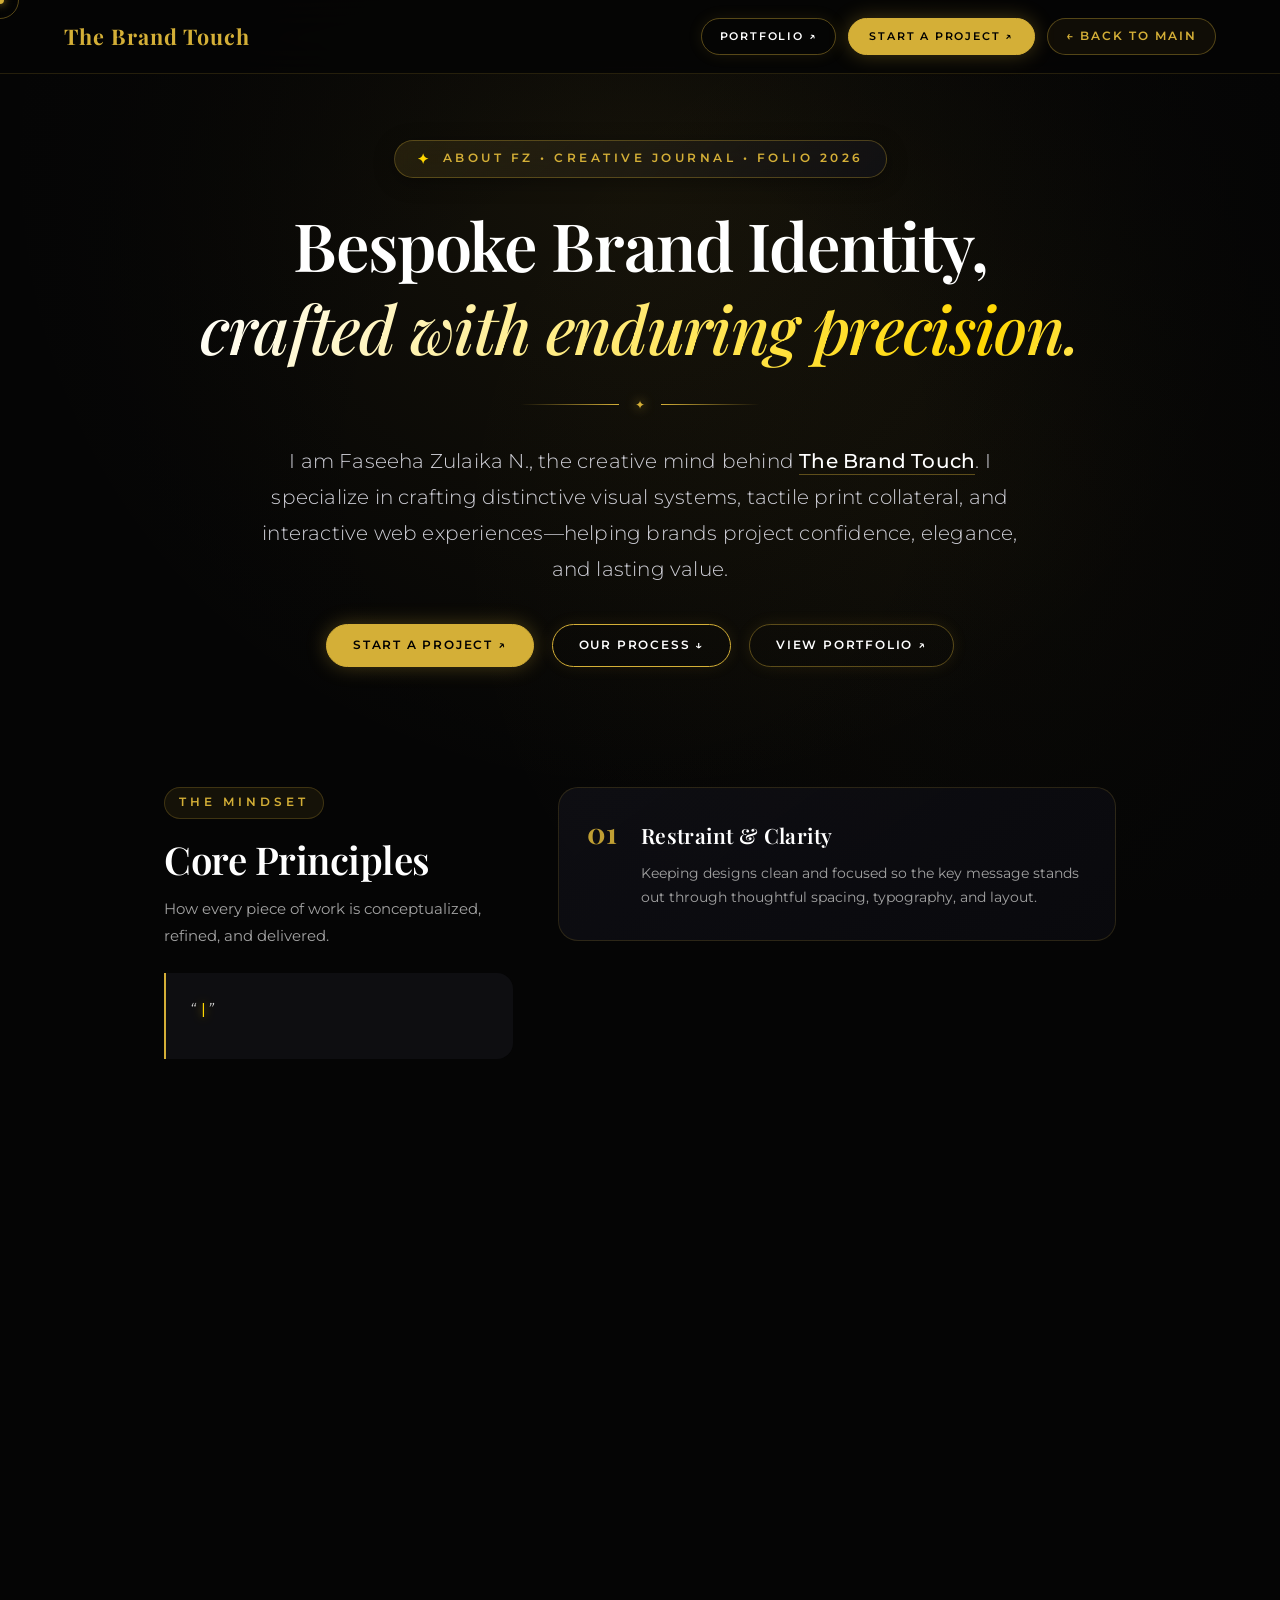
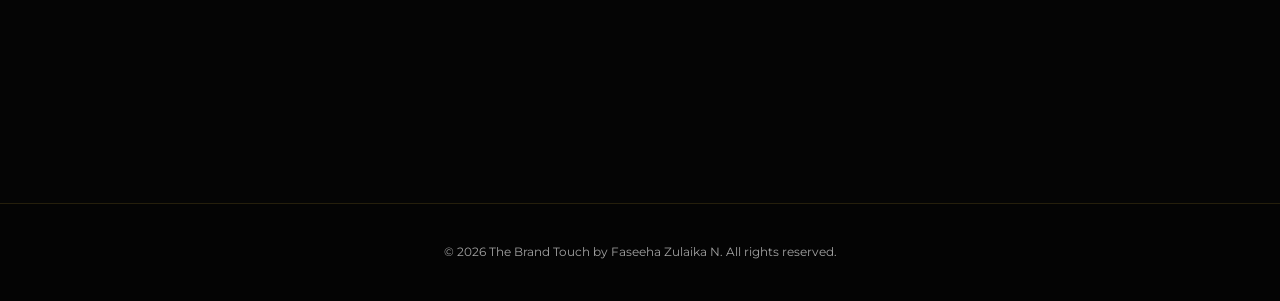
<file: about-fz.html>
<!DOCTYPE html>
<html lang="en">
<head>
    <meta charset="UTF-8">
    <meta name="viewport" content="width=device-width, initial-scale=1.0">
    <title>About FZ — The Mindset & The Work</title>
    
    <link rel="preconnect" href="https://fonts.googleapis.com">
    <link rel="preconnect" href="https://fonts.gstatic.com" crossorigin>
    <link href="https://fonts.googleapis.com/css2?family=Montserrat:wght@300;400;500;600;700&family=Playfair+Display:ital,wght@0,500;0,600;0,700;1,500;1,600&display=swap" rel="stylesheet">

    <style>
        :root {
            --bg-color: #050505;
            --card-bg: rgba(16, 16, 20, 0.72);
            --card-bg-hover: rgba(24, 22, 18, 0.9);
            --gold: #d4af37;
            --gold-bright: #ffd700;
            --gold-dim: #aa8c2c;
            --gold-glow: rgba(212, 175, 55, 0.28);
            --glass-border: rgba(212, 175, 55, 0.16);
            --glass-border-hover: rgba(212, 175, 55, 0.55);
            --text-main: #ffffff;
            --text-muted: #a2a2a2;
            --transition: all 0.35s cubic-bezier(0.16, 1, 0.3, 1);
            --ease-luxury: cubic-bezier(0.16, 1, 0.3, 1);
            --ease-spring: cubic-bezier(0.25, 1, 0.5, 1);
        }

        * { 
            margin: 0; 
            padding: 0; 
            box-sizing: border-box; 
            -webkit-user-select: none;
            -moz-user-select: none;
            -ms-user-select: none;
            user-select: none;
            -webkit-tap-highlight-color: transparent !important;
        }
        
        input, textarea, select, [contenteditable="true"] {
            -webkit-user-select: text;
            -moz-user-select: text;
            -ms-user-select: text;
            user-select: text;
            -webkit-tap-highlight-color: transparent !important;
        }

        a, button, [role="button"], .btn, .back-link, .hero-grand-tag {
            -webkit-tap-highlight-color: transparent !important;
            -webkit-touch-callout: none;
            outline: none;
        }

        button:focus, a:focus, input:focus, textarea:focus {
            outline: none;
        }

        button:focus-visible, a:focus-visible {
            outline: 2px solid var(--gold);
            outline-offset: 2px;
        }

        ::selection {
            background: transparent;
            color: inherit;
        }

        ::-moz-selection {
            background: transparent;
            color: inherit;
        }

        body {
            background-color: var(--bg-color);
            color: var(--text-main);
            font-family: 'Montserrat', sans-serif;
            overflow-x: hidden;
            line-height: 1.65;
        }
        
        h1, h2, h3, h4, .editorial-heading, .shimmer-title, .closing-heading { 
            font-family: 'Playfair Display', serif; 
            font-weight: 600; 
            letter-spacing: -0.01em;
        }

        a { text-decoration: none; color: inherit; transition: var(--transition); }
        ul { list-style: none; }

        /* Luxury Scrollbar */
        ::-webkit-scrollbar { width: 8px; }
        ::-webkit-scrollbar-track { background: var(--bg-color); }
        ::-webkit-scrollbar-thumb {
            background: linear-gradient(180deg, #1f1a0e 0%, var(--gold-dim) 50%, #1f1a0e 100%);
            border-radius: 4px;
            border: 1px solid rgba(212, 175, 55, 0.2);
        }
        ::-webkit-scrollbar-thumb:hover { background: var(--gold); }

        /* Custom Luxury Cursor */
        .custom-cursor-dot {
            width: 8px; height: 8px; background: var(--gold);
            border-radius: 50%; position: fixed; top: 0; left: 0;
            pointer-events: none !important; z-index: 100000; transform: translate(-50%, -50%);
            box-shadow: 0 0 10px rgba(212, 175, 55, 0.8);
            transition: transform 0.08s ease-out, opacity 0.3s;
        }
        .custom-cursor-ring {
            width: 38px; height: 38px;
            border: 1px solid rgba(212, 175, 55, 0.4);
            border-radius: 50%; position: fixed; top: 0; left: 0;
            pointer-events: none !important; z-index: 99999; transform: translate(-50%, -50%);
            backdrop-filter: blur(2px);
            transition: width 0.35s var(--ease-luxury), height 0.35s var(--ease-luxury), border-color 0.3s, background-color 0.3s, transform 0.15s ease-out;
        }
        body.cursor-hover .custom-cursor-ring {
            width: 58px; height: 58px;
            border-color: var(--gold);
            background: rgba(212, 175, 55, 0.08);
            pointer-events: none !important;
        }

        /* Dynamic Background Engine */
        #dynamic-background {
            position: fixed; top: 0; left: 0; width: 100vw; height: 100vh;
            z-index: -2; overflow: hidden; pointer-events: none; background: #050505;
        }
        #bg-canvas {
            position: absolute; top: 0; left: 0; width: 100%; height: 100%;
            display: block; pointer-events: none; z-index: 1;
        }
        .bg-glow-layer {
            position: absolute; top: 0; left: 0; width: 100%; height: 100%;
            pointer-events: none;
            background: radial-gradient(circle at 50% 18%, rgba(212, 175, 55, 0.08) 0%, transparent 65%),
                        radial-gradient(circle at 80% 60%, rgba(212, 175, 55, 0.04) 0%, transparent 50%);
            mix-blend-mode: screen; z-index: 2;
        }
        .bg-vignette-layer {
            position: absolute; top: 0; left: 0; width: 100%; height: 100%;
            pointer-events: none;
            background: radial-gradient(circle at center, transparent 35%, rgba(5, 5, 5, 0.65) 75%, #050505 100%);
            z-index: 3;
        }

        /* Header Navigation */
        header {
            position: fixed; top: 0; left: 0; right: 0; width: 100%;
            box-sizing: border-box; padding: 18px 5%;
            display: flex; justify-content: space-between; align-items: center;
            background: rgba(5, 5, 5, 0.88); backdrop-filter: blur(20px); -webkit-backdrop-filter: blur(20px);
            z-index: 1000; border-bottom: 1px solid var(--glass-border);
            opacity: 0; transform: translateY(-20px);
            animation: headerReveal 1s var(--ease-luxury) 0.1s forwards;
        }
        @keyframes headerReveal {
            to { opacity: 1; transform: translateY(0); }
        }

        .logo-link {
            display: inline-flex;
            align-items: center;
            text-decoration: none;
            flex-shrink: 0;
        }
        .logo { 
            font-family: 'Playfair Display', serif; font-size: 1.35rem; color: var(--gold); 
            font-weight: 700; letter-spacing: 1px; white-space: nowrap;
            transition: opacity 0.3s ease;
        }
        .logo-link:hover .logo {
            opacity: 0.85;
        }

        .header-actions {
            display: flex; align-items: center; gap: 12px; white-space: nowrap; flex-shrink: 0;
        }
        .back-link {
            display: inline-flex; align-items: center; gap: 8px;
            font-size: 0.72rem; text-transform: uppercase; letter-spacing: 2px;
            color: var(--gold); font-weight: 600; padding: 8px 18px;
            border: 1px solid rgba(212, 175, 55, 0.35); border-radius: 50px;
            background: rgba(212, 175, 55, 0.06); transition: var(--transition);
            cursor: pointer; position: relative; z-index: 10001;
            white-space: nowrap; flex-shrink: 0; text-decoration: none;
        }
        .back-text-short, .hire-text-short {
            display: none;
        }
        .back-link:hover {
            background: var(--gold); color: #000;
            box-shadow: 0 0 20px rgba(212, 175, 55, 0.4);
            transform: translateX(-3px);
        }

        /* Buttons */
        .btn { 
            padding: 11px 26px; border: 1px solid var(--gold); text-transform: uppercase; letter-spacing: 1.8px; font-size: 0.72rem; 
            transition: var(--transition); background: transparent; color: var(--text-main); display: inline-flex; align-items: center; justify-content: center; gap: 6px;
            border-radius: 50px; cursor: pointer; position: relative; z-index: 1; font-weight: 600;
            box-shadow: 0 0 15px rgba(212, 175, 55, 0.1);
        }
        .btn:hover { box-shadow: 0 0 30px rgba(212, 175, 55, 0.3); border-color: var(--gold-bright); }
        .btn-fill { 
            background: var(--gold); color: #000; font-weight: 600; 
            box-shadow: 0 0 20px rgba(212, 175, 55, 0.3); 
        }
        .btn-fill:hover { background: var(--gold-bright); color: #000; box-shadow: 0 0 35px rgba(212, 175, 55, 0.55); }
        
        .magnetic { display: inline-block; transition: transform 0.25s var(--ease-spring); }

        /* Container Layout */
        .page-container {
            max-width: 1080px; margin: 0 auto; padding: 130px 5% 90px;
        }

        .journal-section {
            margin-bottom: 120px; position: relative;
        }

        /* Eyebrow Pill Tag */
        .eyebrow {
            display: inline-flex; align-items: center; gap: 8px; color: var(--gold); text-transform: uppercase;
            letter-spacing: 4px; font-size: 0.74rem; font-weight: 600; margin-bottom: 18px;
            padding: 5px 14px; background: rgba(212, 175, 55, 0.08); border-radius: 50px; border: 1px solid rgba(212,175,55,0.22);
        }

        .editorial-heading {
            font-size: clamp(2.3rem, 4.5vw, 3.5rem); line-height: 1.15; color: var(--text-main); margin-bottom: 20px;
            letter-spacing: -0.5px;
        }

        .shimmer-text {
            background: linear-gradient(90deg, #ffffff 15%, #ffd700 50%, #ffffff 85%);
            background-size: 200% auto; -webkit-background-clip: text; -webkit-text-fill-color: transparent;
            animation: textShine 6s linear infinite;
        }
        @keyframes textShine { to { background-position: 200% center; } }

        .gold-line {
            width: 55px; height: 2px; background: linear-gradient(90deg, var(--gold), transparent);
            margin: 22px 0 26px; border-radius: 2px;
        }

        .intro-lead {
            font-size: 1.12rem; color: #dcdcdc; font-weight: 300; line-height: 1.85;
            max-width: 820px; letter-spacing: 0.2px; margin-bottom: 32px;
        }

        /* ==========================================
           1. GRAND CINEMATIC EDITORIAL HERO
           ========================================== */
        .hero-grand-container {
            text-align: center;
            max-width: 940px;
            margin: 0 auto 80px;
            position: relative;
            padding: 10px 0 0;
        }

        .hero-grand-tag {
            display: inline-flex;
            align-items: center;
            gap: 10px;
            font-size: 0.74rem;
            text-transform: uppercase;
            letter-spacing: 3.5px;
            color: var(--gold);
            background: linear-gradient(135deg, rgba(212, 175, 55, 0.12) 0%, rgba(18, 18, 24, 0.7) 100%);
            border: 1px solid rgba(212, 175, 55, 0.3);
            padding: 7px 22px;
            border-radius: 50px;
            margin-bottom: 28px;
            backdrop-filter: blur(12px);
            font-weight: 600;
            box-shadow: 0 4px 20px rgba(0, 0, 0, 0.35);
        }
        .hero-grand-tag .tag-spark {
            color: var(--gold-bright);
            font-size: 0.85rem;
            animation: pulseGold 2.5s infinite ease-in-out;
        }
        @keyframes pulseGold {
            0%, 100% { opacity: 0.6; transform: scale(0.92); }
            50% { opacity: 1; transform: scale(1.18); filter: drop-shadow(0 0 6px var(--gold)); }
        }

        .hero-grand-title {
            font-family: 'Playfair Display', serif;
            font-size: clamp(2.6rem, 5.2vw, 4.4rem);
            font-weight: 600;
            line-height: 1.18;
            color: #ffffff;
            letter-spacing: -0.02em;
            margin-bottom: 24px;
        }
        .hero-grand-mask {
            display: block;
            overflow: hidden;
            position: relative;
            padding-bottom: 4px;
        }
        .hero-grand-reveal-line {
            display: inline-block;
            transform: translateY(118%) rotate(1.2deg);
            opacity: 0;
            filter: blur(8px);
            will-change: transform, opacity, filter;
            transition: transform 1.25s cubic-bezier(0.16, 1, 0.3, 1), opacity 1.1s ease, filter 1.1s ease;
        }
        .hero-grand-title.visible .hero-grand-reveal-line.line-1 {
            transform: translateY(0) rotate(0deg);
            opacity: 1;
            filter: blur(0px);
            transition-delay: 0.18s;
        }
        .hero-grand-title.visible .hero-grand-reveal-line.line-2 {
            transform: translateY(0) rotate(0deg);
            opacity: 1;
            filter: blur(0px);
            transition-delay: 0.38s;
        }
        .hero-grand-italic {
            font-style: italic;
            font-weight: 500;
            background: linear-gradient(120deg, #ffffff 0%, var(--gold-bright) 45%, #ffffff 65%, var(--gold-dim) 100%);
            background-size: 200% auto;
            -webkit-background-clip: text;
            -webkit-text-fill-color: transparent;
            display: inline-block;
            animation: textShine 6s linear infinite;
        }

        .hero-grand-rule {
            display: flex;
            align-items: center;
            justify-content: center;
            gap: 16px;
            margin: 0 auto 28px;
            max-width: 240px;
        }
        .hero-grand-rule .line {
            flex: 1;
            height: 1px;
            background: linear-gradient(90deg, transparent, var(--gold));
        }
        .hero-grand-rule .line:last-child {
            background: linear-gradient(90deg, var(--gold), transparent);
        }
        .hero-grand-rule .symbol {
            color: var(--gold);
            font-size: 0.75rem;
            filter: drop-shadow(0 0 6px var(--gold));
        }

        .hero-grand-bio {
            font-size: clamp(1.05rem, 1.8vw, 1.22rem);
            color: #d0d0d8;
            font-weight: 300;
            line-height: 1.85;
            max-width: 780px;
            margin: 0 auto 36px;
            letter-spacing: 0.2px;
        }
        .hero-grand-bio em {
            color: #ffffff;
            font-style: normal;
            font-weight: 500;
            border-bottom: 1px solid rgba(212, 175, 55, 0.4);
            padding-bottom: 1px;
        }

        .hero-grand-cta-row {
            display: flex;
            align-items: center;
            justify-content: center;
            gap: 18px;
            flex-wrap: wrap;
            margin-top: 10px;
        }

        /* ==========================================
           2. SPLIT-FLOW CREATIVE PRINCIPLES
           ========================================== */
        .principles-split {
            display: grid;
            grid-template-columns: 1fr 1.6fr;
            gap: 45px;
            align-items: flex-start;
        }
        .principles-intro-panel {
            position: sticky;
            top: 100px;
        }
        .principles-quote-box {
            margin-top: 24px;
            padding: 24px;
            border-left: 2px solid var(--gold);
            background: rgba(20, 20, 26, 0.6);
            border-radius: 0 16px 16px 0;
            font-style: italic;
            font-size: 0.92rem;
            color: #d0d0d0;
            line-height: 1.7;
            min-height: 86px;
        }
        .quote-typing-cursor {
            display: inline-block;
            color: var(--gold-bright);
            font-weight: 300;
            margin-left: 3px;
            animation: quoteCursorBlink 0.65s infinite;
            text-shadow: 0 0 10px rgba(255, 215, 0, 0.75);
            font-family: monospace;
            font-style: normal;
        }
        .quote-typing-cursor.done {
            opacity: 0;
            display: none;
            transition: opacity 0.4s ease;
        }
        @keyframes quoteCursorBlink {
            0%, 100% { opacity: 1; }
            50% { opacity: 0; }
        }
        .principles-stack {
            display: flex;
            flex-direction: column;
            gap: 20px;
        }
        .principle-row-card {
            background: linear-gradient(145deg, rgba(16, 16, 22, 0.82) 0%, rgba(10, 10, 14, 0.94) 100%);
            border: 1px solid var(--glass-border);
            border-radius: 20px;
            padding: 30px 28px;
            display: flex;
            gap: 24px;
            align-items: flex-start;
            transition: all 0.35s var(--ease-luxury);
            position: relative;
            overflow: hidden;
            user-select: none;
            -webkit-user-select: none;
        }
        .principle-row-card:hover {
            border-color: var(--gold);
            transform: translateX(6px);
            background: linear-gradient(145deg, rgba(24, 22, 18, 0.92) 0%, rgba(14, 12, 10, 0.98) 100%);
            box-shadow: 0 15px 35px rgba(0,0,0,0.65), 0 0 25px var(--gold-glow);
        }
        .principle-num-badge {
            font-family: 'Playfair Display', serif;
            font-size: 1.8rem;
            font-weight: 700;
            color: var(--gold);
            line-height: 1;
            flex-shrink: 0;
            opacity: 0.9;
        }
        .principle-content h3 {
            font-family: 'Playfair Display', serif;
            font-size: 1.32rem;
            color: #ffffff;
            margin-bottom: 8px;
            letter-spacing: 0.3px;
        }
        .principle-content p {
            font-size: 0.88rem;
            color: var(--text-muted);
            line-height: 1.75;
        }

        /* ==========================================
           3. COLLABORATION WORKFLOW (LUXURY EDITORIAL)
           ========================================== */
        .process-track {
            display: grid;
            grid-template-columns: repeat(4, 1fr);
            gap: 20px;
            margin-top: 36px;
            position: relative;
        }
        .process-track-step {
            background: linear-gradient(150deg, rgba(18, 18, 24, 0.85) 0%, rgba(10, 10, 14, 0.96) 100%);
            border: 1px solid var(--glass-border);
            border-radius: 22px;
            padding: 32px 26px;
            position: relative;
            transition: all 0.35s var(--ease-luxury);
            display: flex;
            flex-direction: column;
            overflow: hidden;
            box-shadow: 0 12px 30px rgba(0, 0, 0, 0.45);
            user-select: none;
            -webkit-user-select: none;
        }
        .process-track-step::before {
            content: '';
            position: absolute;
            top: 0;
            left: 0;
            right: 0;
            height: 2px;
            background: linear-gradient(90deg, transparent, rgba(212, 175, 55, 0.3), transparent);
            opacity: 0;
            transition: opacity 0.35s ease;
        }
        .process-track-step:hover {
            border-color: var(--gold);
            background: linear-gradient(150deg, rgba(24, 22, 18, 0.95) 0%, rgba(12, 10, 10, 0.98) 100%);
            transform: translateY(-6px);
            box-shadow: 0 20px 45px rgba(0, 0, 0, 0.7), 0 0 25px rgba(212, 175, 55, 0.15);
        }
        .process-track-step:hover::before {
            opacity: 1;
            background: linear-gradient(90deg, transparent, var(--gold), transparent);
        }
        .process-step-header {
            display: flex;
            align-items: center;
            justify-content: space-between;
            margin-bottom: 20px;
        }
        .process-num-badge {
            font-family: 'Playfair Display', serif;
            font-size: 1.8rem;
            font-weight: 700;
            color: var(--gold);
            line-height: 1;
            letter-spacing: -0.02em;
            text-shadow: 0 0 12px rgba(212, 175, 55, 0.3);
        }
        .process-phase-tag {
            font-size: 0.64rem;
            text-transform: uppercase;
            letter-spacing: 2px;
            color: var(--gold);
            background: rgba(212, 175, 55, 0.08);
            border: 1px solid rgba(212, 175, 55, 0.2);
            padding: 3px 10px;
            border-radius: 20px;
            font-weight: 600;
        }
        .process-track-title {
            font-family: 'Montserrat', sans-serif;
            font-size: 1.14rem;
            font-weight: 600;
            color: #ffffff;
            margin-bottom: 12px;
            letter-spacing: 0.3px;
            line-height: 1.4;
            transition: color 0.3s ease;
        }
        .process-track-title .amp {
            font-family: 'Playfair Display', serif;
            font-style: italic;
            color: var(--gold);
            font-weight: 500;
            margin: 0 2px;
        }
        .process-track-desc {
            font-size: 0.88rem;
            color: #c4c4ce;
            line-height: 1.75;
            font-weight: 300;
        }

        /* Internal Staggered Text Reveal Cascade for Collaboration Cards */
        .process-track-step .process-num-badge,
        .process-track-step .process-phase-tag,
        .process-track-step .process-track-title,
        .process-track-step .process-track-desc {
            opacity: 0;
            transform: translateY(14px);
            transition: opacity 0.65s cubic-bezier(0.16, 1, 0.3, 1), transform 0.65s cubic-bezier(0.16, 1, 0.3, 1);
            will-change: opacity, transform;
        }
        .process-track-step.visible .process-num-badge {
            opacity: 1;
            transform: translateY(0);
            transition-delay: 0.12s;
        }
        .process-track-step.visible .process-phase-tag {
            opacity: 1;
            transform: translateY(0);
            transition-delay: 0.18s;
        }
        .process-track-step.visible .process-track-title {
            opacity: 1;
            transform: translateY(0);
            transition-delay: 0.26s;
        }
        .process-track-step.visible .process-track-desc {
            opacity: 1;
            transform: translateY(0);
            transition-delay: 0.36s;
        }

        /* ==========================================
           5. STUDIO STANDARDS 2-COLUMN COMPARISON
           ========================================== */
        .standards-container {
            display: grid;
            grid-template-columns: 1fr 1fr;
            gap: 28px;
            margin-top: 32px;
        }
        .standards-box {
            background: linear-gradient(145deg, rgba(16, 16, 22, 0.8) 0%, rgba(10, 10, 14, 0.94) 100%);
            border: 1px solid var(--glass-border);
            border-radius: 24px;
            padding: 36px 30px;
            position: relative;
            overflow: hidden;
            transition: transform 0.4s var(--ease-luxury), border-color 0.4s var(--ease-luxury), box-shadow 0.4s var(--ease-luxury);
            user-select: none;
            -webkit-user-select: none;
        }
        .standards-box::before {
            content: '';
            position: absolute;
            top: 0;
            left: 0;
            width: 100%;
            height: 2px;
            background: linear-gradient(90deg, transparent, var(--gold), transparent);
            opacity: 0.3;
            transition: opacity 0.4s ease;
        }
        .standards-box:hover {
            transform: translateY(-4px);
            border-color: var(--glass-border-hover);
            box-shadow: 0 16px 40px rgba(0, 0, 0, 0.6), 0 0 30px rgba(212, 175, 55, 0.12);
        }
        .standards-box:hover::before {
            opacity: 0.8;
        }
        .standards-box-header {
            display: flex;
            align-items: center;
            gap: 14px;
            margin-bottom: 22px;
            padding-bottom: 16px;
            border-bottom: 1px solid rgba(212, 175, 55, 0.14);
        }
        .standards-box-icon {
            font-size: 1.4rem;
            width: 44px;
            height: 44px;
            border-radius: 12px;
            background: rgba(212, 175, 55, 0.08);
            border: 1px solid rgba(212, 175, 55, 0.25);
            display: flex;
            align-items: center;
            justify-content: center;
            flex-shrink: 0;
        }
        .standards-box-header h3 {
            font-family: 'Playfair Display', serif;
            font-size: 1.35rem;
            color: #ffffff;
            font-weight: 600;
            letter-spacing: 0.2px;
        }
        .standards-list {
            display: flex;
            flex-direction: column;
            gap: 14px;
        }
        .standards-item {
            display: flex;
            align-items: flex-start;
            gap: 12px;
            font-size: 0.9rem;
            color: #d6d6de;
            line-height: 1.6;
            transition: transform 0.3s ease;
        }
        .standards-item:hover {
            transform: translateX(3px);
        }
        .standards-item span.check-icon {
            color: var(--gold-bright);
            font-size: 0.82rem;
            line-height: 1.6;
            flex-shrink: 0;
            text-shadow: 0 0 8px rgba(212, 175, 55, 0.6);
        }

        /* ==========================================
           6. FINAL GRAND CTA
           ========================================== */
        .final-cta-card {
            background: linear-gradient(145deg, rgba(20, 20, 26, 0.85) 0%, rgba(10, 10, 14, 0.96) 100%);
            border: 1px solid var(--glass-border);
            border-radius: 30px;
            padding: 70px 30px;
            text-align: center;
            position: relative;
            overflow: hidden;
            box-shadow: 0 25px 60px rgba(0,0,0,0.7), inset 0 1px 1px rgba(255,255,255,0.08);
            user-select: none;
            -webkit-user-select: none;
        }
        .final-cta-card::after {
            content: '';
            position: absolute; top: -100px; left: 50%; transform: translateX(-50%);
            width: 320px; height: 320px;
            background: radial-gradient(circle, rgba(212,175,55,0.2) 0%, transparent 70%);
            pointer-events: none;
        }
        .closing-heading {
            font-family: 'Playfair Display', serif;
            font-size: clamp(2.3rem, 4.8vw, 3.8rem);
            line-height: 1.15;
            color: #ffffff;
            margin: 18px auto 35px;
            max-width: 780px;
            letter-spacing: -0.02em;
        }
        .closing-line-1 {
            display: inline-block;
            font-weight: 500;
            color: #ffffff;
            letter-spacing: -0.02em;
            text-shadow: 0 2px 20px rgba(0, 0, 0, 0.5);
        }
        .closing-line-2 {
            display: inline-block;
            font-style: italic;
            font-weight: 600;
            background: linear-gradient(120deg, #ffd700 0%, #fff7c2 35%, #d4af37 70%, #ffd700 100%);
            background-size: 200% auto;
            -webkit-background-clip: text;
            -webkit-text-fill-color: transparent;
            animation: textShine 5s linear infinite;
            filter: drop-shadow(0 2px 22px rgba(212, 175, 55, 0.3));
        }
        .closing-line-2 em {
            font-style: italic;
            font-weight: 400;
            margin: 0 4px;
        }

        /* Final CTA Staggered Text Reveal Cascade */
        .final-cta-card .eyebrow,
        .final-cta-card .closing-line-1,
        .final-cta-card .closing-line-2,
        .final-cta-card .closing-actions {
            opacity: 0;
            transform: translateY(22px);
            transition: opacity 0.75s cubic-bezier(0.16, 1, 0.3, 1), transform 0.75s cubic-bezier(0.16, 1, 0.3, 1);
            will-change: opacity, transform;
        }
        .final-cta-card.visible .eyebrow {
            opacity: 1;
            transform: translateY(0);
            transition-delay: 0.1s;
        }
        .final-cta-card.visible .closing-line-1 {
            opacity: 1;
            transform: translateY(0);
            transition-delay: 0.22s;
        }
        .final-cta-card.visible .closing-line-2 {
            opacity: 1;
            transform: translateY(0);
            transition-delay: 0.36s;
        }
        .final-cta-card.visible .closing-actions {
            opacity: 1;
            transform: translateY(0);
            transition-delay: 0.5s;
        }
        .closing-actions {
            display: flex; justify-content: center; gap: 16px; flex-wrap: wrap;
            position: relative; z-index: 2;
        }

        /* Footer */
        footer {
            padding: 38px; text-align: center; border-top: 1px solid var(--glass-border);
            font-size: 0.78rem; color: var(--text-muted); background: rgba(5,5,5,0.95);
        }

        /* ==========================================
           LUXURY SCROLL & REVEAL ANIMATION SYSTEM
           ========================================== */
        .reveal-fade {
            opacity: 0;
            transform: translateY(35px);
            transition: opacity 0.85s var(--ease-luxury), transform 0.85s var(--ease-luxury);
            will-change: opacity, transform;
        }
        .reveal-fade.visible {
            opacity: 1;
            transform: translateY(0);
        }

        .reveal-left {
            opacity: 0;
            transform: translateX(-45px);
            transition: opacity 0.85s var(--ease-luxury), transform 0.85s var(--ease-luxury);
            will-change: opacity, transform;
        }
        .reveal-left.visible {
            opacity: 1;
            transform: translateX(0);
        }

        .reveal-right {
            opacity: 0;
            transform: translateX(45px);
            transition: opacity 0.85s var(--ease-luxury), transform 0.85s var(--ease-luxury);
            will-change: opacity, transform;
        }
        .reveal-right.visible {
            opacity: 1;
            transform: translateX(0);
        }

        .reveal-scale {
            opacity: 0;
            transform: scale(0.94) translateY(25px);
            transition: opacity 0.9s var(--ease-luxury), transform 0.9s var(--ease-luxury);
            will-change: opacity, transform;
        }
        .reveal-scale.visible {
            opacity: 1;
            transform: scale(1) translateY(0);
        }

        /* Stagger Delays for Grid & Stack Items */
        .delay-1 { transition-delay: 0.12s; }
        .delay-2 { transition-delay: 0.24s; }
        .delay-3 { transition-delay: 0.36s; }
        .delay-4 { transition-delay: 0.48s; }

        /* Responsive Breakpoints */
        @media (max-width: 960px) {
            .principles-split { grid-template-columns: 1fr; gap: 30px; }
            .principles-intro-panel { position: static; }
            .process-track { grid-template-columns: repeat(2, 1fr); }
            .standards-container { grid-template-columns: 1fr; }
        }

        @media (max-width: 768px) {
            html, body {
                width: 100%;
                max-width: 100%;
                overflow-x: hidden !important;
            }

            .reveal-left {
                transform: translateX(-20px);
            }
            .reveal-right {
                transform: translateX(20px);
            }
            .reveal-left.visible, .reveal-right.visible {
                transform: translateX(0);
            }

            header {
                padding: 14px 5%;
                gap: 12px;
                width: 100%;
                max-width: 100%;
                box-sizing: border-box;
            }
            .logo {
                font-size: clamp(1.05rem, 4vw, 1.22rem);
                letter-spacing: 0.5px;
            }
            .header-portfolio-btn {
                display: none !important;
            }
            .header-hire-btn {
                display: none !important;
            }
            .back-text-full { display: none; }
            .back-text-short { display: inline; }
            .back-link {
                padding: 7px 15px;
                font-size: 0.68rem;
                letter-spacing: 1.5px;
            }

            .page-container { 
                padding: 95px 5% 50px; 
                width: 100%;
                max-width: 100%;
                box-sizing: border-box;
                overflow-x: hidden;
            }
            .journal-section { margin-bottom: 70px; width: 100%; max-width: 100%; box-sizing: border-box; }
            .hero-grand-container { margin-bottom: 50px; width: 100%; max-width: 100%; box-sizing: border-box; }
            .hero-grand-title { 
                font-size: clamp(1.85rem, 5.8vw, 2.5rem); 
                word-break: break-word;
                overflow-wrap: break-word;
                max-width: 100%;
            }
            .hero-grand-bio {
                max-width: 100%;
                box-sizing: border-box;
            }
            .process-track { grid-template-columns: 1fr; width: 100%; box-sizing: border-box; }
            .final-cta-card { padding: 45px 20px; width: 100%; box-sizing: border-box; }
            .custom-cursor-dot, .custom-cursor-ring { display: none; }
        }

        @media (max-width: 480px) {
            header {
                padding: 12px 4%;
            }
            .logo {
                font-size: clamp(0.95rem, 4.2vw, 1.08rem);
            }
            .back-link {
                padding: 6px 12px;
                font-size: 0.62rem;
                letter-spacing: 1px;
            }
            .hero-grand-title { font-size: clamp(1.65rem, 6.8vw, 2.15rem); }
            .hero-grand-bio { font-size: 0.88rem; line-height: 1.7; }
            .hero-grand-cta-row { flex-direction: column; align-items: stretch; width: 100%; max-width: 280px; margin-left: auto; margin-right: auto; }
            .hero-grand-cta-row .btn { width: 100%; text-align: center; }
            .principle-row-card { padding: 22px 18px; }
            .standards-box { padding: 24px 18px; }
            .final-cta-card { padding: 36px 16px; border-radius: 18px; }
            .closing-actions { flex-direction: column; width: 100%; max-width: 280px; margin: 0 auto; }
            .closing-actions .btn { width: 100%; }
        }

        @media (max-width: 360px) {
            header {
                padding: 10px 3.5%;
            }
            .logo {
                font-size: 0.88rem;
            }
            .back-link {
                padding: 5px 9px;
                font-size: 0.58rem;
                letter-spacing: 0.6px;
            }
        }
    </style>
</head>
<body>

    <!-- LUXURY CUSTOM CURSOR -->
    <div class="custom-cursor-dot" id="cursor-dot"></div>
    <div class="custom-cursor-ring" id="cursor-ring"></div>

    <!-- DYNAMIC BACKGROUND -->
    <div id="dynamic-background" aria-hidden="true">
        <canvas id="bg-canvas"></canvas>
        <div class="bg-glow-layer"></div>
        <div class="bg-vignette-layer"></div>
    </div>

    <!-- HEADER NAVIGATION -->
    <header>
        <a href="index.html" class="logo-link" title="The Brand Touch Home">
            <div class="logo">The Brand Touch</div>
        </a>
        <div class="header-actions">
            <a href="index.html#portfolio" class="btn magnetic header-portfolio-btn" style="padding: 8px 18px; font-size: 0.7rem; border-color: rgba(212,175,55,0.4);">PORTFOLIO ↗</a>
            <a href="index.html#hire" class="btn btn-fill magnetic header-hire-btn" style="padding: 8px 20px; font-size: 0.7rem;">
                <span class="hire-text-full">START A PROJECT ↗</span>
                <span class="hire-text-short">START ↗</span>
            </a>
            <a href="index.html" class="back-link magnetic" title="Return to Main Website" aria-label="Back to main website">
                <span>←</span> <span class="back-text-full">BACK TO MAIN</span><span class="back-text-short">BACK</span>
            </a>
        </div>
    </header>

    <main class="page-container">

        <!-- ==========================================
             SECTION 01 — GRAND EDITORIAL OPENING
             ========================================== -->
        <section class="journal-section" id="opening">
            
            <div class="hero-grand-container">
                <div class="hero-grand-tag reveal-scale">
                    <span class="tag-spark">✦</span>
                    <span>ABOUT FZ • CREATIVE JOURNAL • FOLIO 2026</span>
                </div>

                <h1 class="hero-grand-title" id="hero-grand-title">
                    <span class="hero-grand-mask"><span class="hero-grand-reveal-line line-1">Bespoke Brand Identity,</span></span>
                    <span class="hero-grand-mask"><span class="hero-grand-reveal-line line-2 hero-grand-italic">crafted with enduring precision.</span></span>
                </h1>

                <div class="hero-grand-rule reveal-fade delay-1">
                    <span class="line"></span>
                    <span class="symbol">✦</span>
                    <span class="line"></span>
                </div>

                <p class="hero-grand-bio reveal-fade delay-2">
                    I am Faseeha Zulaika N., the creative mind behind <em>The Brand Touch</em>. I specialize in crafting distinctive visual systems, tactile print collateral, and interactive web experiences—helping brands project confidence, elegance, and lasting value.
                </p>

                <div class="hero-grand-cta-row reveal-fade delay-3">
                    <a href="stunning.html#hire" class="btn btn-fill magnetic">
                        START A PROJECT ↗
                    </a>
                    <a href="#how-it-works" class="btn magnetic">
                        OUR PROCESS ↓
                    </a>
                    <a href="stunning.html#portfolio" class="btn magnetic" style="border-color: rgba(212,175,55,0.4);">
                        VIEW PORTFOLIO ↗
                    </a>
                </div>
            </div>

        </section>

        <!-- ==========================================
             SECTION 02 — CREATIVE PRINCIPLES
             ========================================== -->
        <section class="journal-section" id="mindset">
            <div class="principles-split">
                <div class="principles-intro-panel reveal-left">
                    <span class="eyebrow">THE MINDSET</span>
                    <h2 class="editorial-heading" style="font-size: clamp(2rem, 3.5vw, 2.4rem); margin-bottom: 14px;">Core Principles</h2>
                    <p style="color: var(--text-muted); font-size: 0.94rem; line-height: 1.8;">
                        How every piece of work is conceptualized, refined, and delivered.
                    </p>
                    <div class="principles-quote-box" id="principles-quote-box">
                        &ldquo;<span id="principles-quote-typed">Great design is not about decoration — it is about clarity, visual hierarchy, and purpose.</span><span class="quote-typing-cursor" id="quote-cursor">|</span>&rdquo;
                    </div>
                </div>

                <div class="principles-stack">
                    <!-- Principle 01 -->
                    <div class="principle-row-card reveal-right delay-1">
                        <span class="principle-num-badge">01</span>
                        <div class="principle-content">
                            <h3>Restraint & Clarity</h3>
                            <p>
                                Keeping designs clean and focused so the key message stands out through thoughtful spacing, typography, and layout.
                            </p>
                        </div>
                    </div>

                    <!-- Principle 02 -->
                    <div class="principle-row-card reveal-right delay-2">
                        <span class="principle-num-badge">02</span>
                        <div class="principle-content">
                            <h3>Design Meets Code</h3>
                            <p>
                                Combining creative design with clean, responsive code to build websites that look great, feel smooth, and work well across different screens.
                            </p>
                        </div>
                    </div>

                    <!-- Principle 03 -->
                    <div class="principle-row-card reveal-right delay-3">
                        <span class="principle-num-badge">03</span>
                        <div class="principle-content">
                            <h3>Direct Collaboration</h3>
                            <p>
                                Direct 1-on-1 communication with clear project stages, collaborative feedback, and a simple, transparent creative process.
                            </p>
                        </div>
                    </div>
                </div>
            </div>
        </section>

        <!-- ==========================================
             SECTION 03 — COLLABORATION WORKFLOW
             ========================================== -->
        <section class="journal-section" id="how-it-works">
            <div class="reveal-fade">
                <span class="eyebrow">WORKFLOW</span>
                <h2 class="editorial-heading" style="font-size: clamp(2rem, 3.5vw, 2.4rem); margin-bottom: 12px;">How We Collaborate</h2>
                <p style="color: var(--text-muted); font-size: 0.95rem; max-width: 680px; margin-bottom: 24px;">
                    A straightforward, step-by-step path from initial concept to master delivery:
                </p>
            </div>

            <div class="process-track">
                <!-- Step 01 -->
                <div class="process-track-step reveal-fade delay-1">
                    <div class="process-step-header">
                        <span class="process-num-badge">01</span>
                        <span class="process-phase-tag">PHASE 1</span>
                    </div>
                    <h3 class="process-track-title">Discovery <span class="amp">&amp;</span> Brief</h3>
                    <p class="process-track-desc">Reviewing your brand requirements, aesthetic references, and project scope.</p>
                </div>

                <!-- Step 02 -->
                <div class="process-track-step reveal-fade delay-2">
                    <div class="process-step-header">
                        <span class="process-num-badge">02</span>
                        <span class="process-phase-tag">PHASE 2</span>
                    </div>
                    <h3 class="process-track-title">Draft <span class="amp">&amp;</span> Preview</h3>
                    <p class="process-track-desc">Crafting tailored design concepts and sharing high-fidelity previews for review.</p>
                </div>

                <!-- Step 03 -->
                <div class="process-track-step reveal-fade delay-3">
                    <div class="process-step-header">
                        <span class="process-num-badge">03</span>
                        <span class="process-phase-tag">PHASE 3</span>
                    </div>
                    <h3 class="process-track-title">Refine <span class="amp">&amp;</span> Perfect</h3>
                    <p class="process-track-desc">Collaboratively fine-tuning typography, layout balance, and visual details.</p>
                </div>

                <!-- Step 04 -->
                <div class="process-track-step reveal-fade delay-4">
                    <div class="process-step-header">
                        <span class="process-num-badge">04</span>
                        <span class="process-phase-tag">PHASE 4</span>
                    </div>
                    <h3 class="process-track-title">Master Handoff</h3>
                    <p class="process-track-desc">Delivering final design assets in suitable formats — high-quality PNG/JPG exports, vector logo files, or completed website code.</p>
                </div>
            </div>
        </section>

        <!-- ==========================================
             SECTION 04 — DELIVERABLES & STANDARDS
             ========================================== -->
        <section class="journal-section" id="standards">
            <div class="reveal-fade">
                <span class="eyebrow">QUALITY COMMITMENT</span>
                <h2 class="editorial-heading" style="font-size: clamp(2rem, 3.5vw, 2.4rem); margin-bottom: 12px;">Deliverables & Standards</h2>
                <p style="color: var(--text-muted); font-size: 0.95rem; max-width: 680px; margin-bottom: 24px;">
                    Every project package is crafted and delivered to strict professional production specifications:
                </p>
            </div>

            <div class="standards-container">
                <!-- Graphic Design Deliverables -->
                <div class="standards-box reveal-left delay-1">
                    <div class="standards-box-header">
                        <span class="standards-box-icon">🖨️</span>
                        <h3>Graphic Design Deliverables</h3>
                    </div>
                    <div class="standards-list">
                        <div class="standards-item"><span class="check-icon">✦</span> High-resolution PNG/JPG exports for digital use</div>
                        <div class="standards-item"><span class="check-icon">✦</span> Print-ready files where required</div>
                        <div class="standards-item"><span class="check-icon">✦</span> Editable Canva source files for applicable designs</div>
                        <div class="standards-item"><span class="check-icon">✦</span> Vector logo formats (SVG, PDF, EPS) for logos</div>
                        <div class="standards-item"><span class="check-icon">✦</span> Font & color palette references</div>
                        <div class="standards-item"><span class="check-icon">✦</span> Social media and marketing creatives in required dimensions</div>
                    </div>
                </div>

                <!-- Web Design Deliverables -->
                <div class="standards-box reveal-right delay-2">
                    <div class="standards-box-header">
                        <span class="standards-box-icon">🌐</span>
                        <h3>Web Design Deliverables</h3>
                    </div>
                    <div class="standards-list">
                        <div class="standards-item"><span class="check-icon">✦</span> Responsive website designs for desktop, tablet & mobile</div>
                        <div class="standards-item"><span class="check-icon">✦</span> Modern HTML5, CSS3 & JavaScript implementation</div>
                        <div class="standards-item"><span class="check-icon">✦</span> Clean, user-friendly layouts and visual hierarchy</div>
                        <div class="standards-item"><span class="check-icon">✦</span> Smooth micro-interactions and lightweight animations</div>
                    </div>
                </div>
            </div>
        </section>

        <!-- ==========================================
             SECTION 05 — FINAL CTA
             ========================================== -->
        <section class="journal-section" id="final-cta">
            <div class="final-cta-card reveal-scale">
                <span class="eyebrow">READY TO COLLABORATE?</span>
                
                <h2 class="closing-heading">
                    <span class="closing-line-1">Let’s create something</span><br>
                    <span class="closing-line-2">distinct <em>&amp;</em> memorable.</span>
                </h2>

                <div class="closing-actions">
                    <a href="stunning.html#hire" class="btn btn-fill magnetic">
                        START A PROJECT ↗
                    </a>
                    <a href="stunning.html#portfolio" class="btn magnetic">
                        VIEW COMPLETE PORTFOLIO ↗
                    </a>
                </div>
            </div>
        </section>

    </main>

    <footer>
        <p>&copy; 2026 The Brand Touch by Faseeha Zulaika N. All rights reserved.</p>
    </footer>

    <script>
        // --- 1. CUSTOM LUXURY CURSOR LOGIC (GPU Hardware Accelerated, Desktop Fine-Pointer Only) ---
        const cursorDot = document.getElementById('cursor-dot');
        const cursorRing = document.getElementById('cursor-ring');
        const isFinePointer = window.matchMedia('(pointer: fine)').matches;
        let mouseX = window.innerWidth / 2, mouseY = window.innerHeight / 2;
        let ringX = mouseX, ringY = mouseY;
        let cursorVisible = false;
        let cursorRaf = null;

        function animateCursor() {
            if (!cursorVisible) return;
            ringX += (mouseX - ringX) * 0.18;
            ringY += (mouseY - ringY) * 0.18;
            if (cursorDot) {
                cursorDot.style.transform = `translate3d(${mouseX}px, ${mouseY}px, 0) translate(-50%, -50%)`;
            }
            if (cursorRing) {
                cursorRing.style.transform = `translate3d(${ringX}px, ${ringY}px, 0) translate(-50%, -50%)`;
            }
            cursorRaf = requestAnimationFrame(animateCursor);
        }

        if (isFinePointer) {
            window.addEventListener('mousemove', (e) => {
                mouseX = e.clientX;
                mouseY = e.clientY;
                if (!cursorVisible) {
                    cursorVisible = true;
                    ringX = mouseX;
                    ringY = mouseY;
                    if (!cursorRaf) animateCursor();
                }
            }, { passive: true });

            document.addEventListener('mouseover', (e) => {
                if (e.target && e.target.closest && e.target.closest('a, button, .principle-row-card, .process-track-step, .standards-box')) {
                    document.body.classList.add('cursor-hover');
                } else {
                    document.body.classList.remove('cursor-hover');
                }
            }, { passive: true });

            // --- 2. PHYSICAL MAGNETIC BUTTONS ---
            const magnets = document.querySelectorAll('.magnetic');
            magnets.forEach((magnet) => {
                let position = null;
                let rafId = null;

                magnet.addEventListener('mouseenter', () => {
                    position = magnet.getBoundingClientRect();
                }, { passive: true });

                magnet.addEventListener('mousemove', (e) => {
                    if (!position) position = magnet.getBoundingClientRect();
                    if (rafId) return;
                    rafId = requestAnimationFrame(() => {
                        const x = e.clientX - position.left - position.width / 2;
                        const y = e.clientY - position.top - position.height / 2;
                        magnet.style.transform = `translate(${x * 0.3}px, ${y * 0.3}px)`;
                        rafId = null;
                    });
                }, { passive: true });

                magnet.addEventListener('mouseleave', () => {
                    position = null;
                    if (rafId) { cancelAnimationFrame(rafId); rafId = null; }
                    magnet.style.transform = '';
                }, { passive: true });
            });
        }

        // --- 3. DIRECTIONAL SCROLL REVEAL OBSERVER (REPEATING ON EVERY SECTION VISIT) ---
        const observer = new IntersectionObserver((entries) => {
            entries.forEach(entry => {
                if (entry.isIntersecting) {
                    entry.target.classList.add('visible');
                } else {
                    entry.target.classList.remove('visible');
                }
            });
        }, { threshold: 0.08, rootMargin: '0px 0px -20px 0px' });

        document.querySelectorAll('.reveal-fade, .reveal-left, .reveal-right, .reveal-scale, .hero-grand-title, #hero-grand-title, .principle-row-card, .process-track-step, .standards-box').forEach(el => observer.observe(el));

        // Auto-trigger opening hero reveal cascade smoothly on load
        window.addEventListener('DOMContentLoaded', () => {
            setTimeout(() => {
                const grandTitle = document.getElementById('hero-grand-title');
                if (grandTitle) grandTitle.classList.add('visible');
                document.querySelectorAll('#opening .reveal-scale, #opening .reveal-fade').forEach(el => el.classList.add('visible'));
            }, 60);
        });

        // --- 4. CORE PRINCIPLES QUOTE FAST TYPE-REVEAL (REPEATING ON EVERY SCROLL VISIT) ---
        const quoteBox = document.getElementById('principles-quote-box');
        const quoteTypedEl = document.getElementById('principles-quote-typed');
        const quoteCursorEl = document.getElementById('quote-cursor');
        const quoteFullText = "Great design is not about decoration — it is about clarity, visual hierarchy, and purpose.";
        let quoteTypingTimer = null;
        let isQuoteTyping = false;

        function runQuoteTypeReveal() {
            if (!quoteTypedEl) return;
            if (quoteTypingTimer) clearTimeout(quoteTypingTimer);
            isQuoteTyping = true;
            quoteTypedEl.textContent = '';
            if (quoteCursorEl) {
                quoteCursorEl.classList.remove('done');
                quoteCursorEl.style.display = 'inline-block';
            }
            let charIndex = 0;
            const typingSpeed = 16;

            function typeChar() {
                if (charIndex <= quoteFullText.length) {
                    quoteTypedEl.textContent = quoteFullText.substring(0, charIndex);
                    charIndex++;
                    quoteTypingTimer = setTimeout(typeChar, typingSpeed);
                } else {
                    isQuoteTyping = false;
                    if (quoteCursorEl) {
                        setTimeout(() => {
                            quoteCursorEl.classList.add('done');
                        }, 400);
                    }
                }
            }
            typeChar();
        }

        if (quoteBox) {
            const quoteObserver = new IntersectionObserver((entries) => {
                entries.forEach(entry => {
                    if (entry.isIntersecting) {
                        setTimeout(runQuoteTypeReveal, 180);
                    } else {
                        if (quoteTypingTimer) clearTimeout(quoteTypingTimer);
                        isQuoteTyping = false;
                    }
                });
            }, { threshold: 0.25 });
            quoteObserver.observe(quoteBox);
        }

        // --- 5. LUXURY AMBIENT STARDUST CANVAS ENGINE ---
        const bgCanvas = document.getElementById('bg-canvas');
        if (bgCanvas) {
            const ctx = bgCanvas.getContext('2d', { alpha: true });
            let w = bgCanvas.width = window.innerWidth;
            let h = bgCanvas.height = window.innerHeight;
            let particles = [];
            const isMobile = window.innerWidth < 768;
            const particleCount = isMobile ? 18 : 38;
            let isTabVisible = !document.hidden;

            for (let i = 0; i < particleCount; i++) {
                particles.push({
                    x: Math.random() * w,
                    y: Math.random() * h,
                    r: Math.random() * 1.6 + 0.5,
                    vx: (Math.random() - 0.5) * 0.2,
                    vy: -Math.random() * 0.3 - 0.08,
                    alpha: Math.random() * 0.32 + 0.1,
                    phase: Math.random() * Math.PI * 2
                });
            }

            let resizeTimer = null;
            window.addEventListener('resize', () => {
                if (resizeTimer) cancelAnimationFrame(resizeTimer);
                resizeTimer = requestAnimationFrame(() => {
                    w = bgCanvas.width = window.innerWidth;
                    h = bgCanvas.height = window.innerHeight;
                });
            }, { passive: true });

            document.addEventListener('visibilitychange', () => {
                isTabVisible = !document.hidden;
            });

            let time = 0;
            function renderParticles() {
                requestAnimationFrame(renderParticles);
                if (!isTabVisible) return;

                ctx.clearRect(0, 0, w, h);
                time += 0.015;

                particles.forEach(p => {
                    p.y += p.vy;
                    p.x += p.vx + Math.sin(time + p.phase) * 0.18;

                    if (p.y < -10) { p.y = h + 10; p.x = Math.random() * w; }
                    if (p.x < -10) p.x = w + 10;
                    if (p.x > w + 10) p.x = -10;

                    const pAlpha = p.alpha * (0.7 + Math.sin(time * 2 + p.phase) * 0.3);
                    ctx.beginPath();
                    ctx.arc(p.x, p.y, p.r, 0, Math.PI * 2);
                    ctx.fillStyle = `rgba(255, 230, 140, ${pAlpha})`;
                    ctx.shadowColor = 'rgba(212, 175, 55, 0.45)';
                    ctx.shadowBlur = p.r * 3.5;
                    ctx.fill();
                });
            }
            renderParticles();
        }
    </script>
</body>
</html>
</file>
